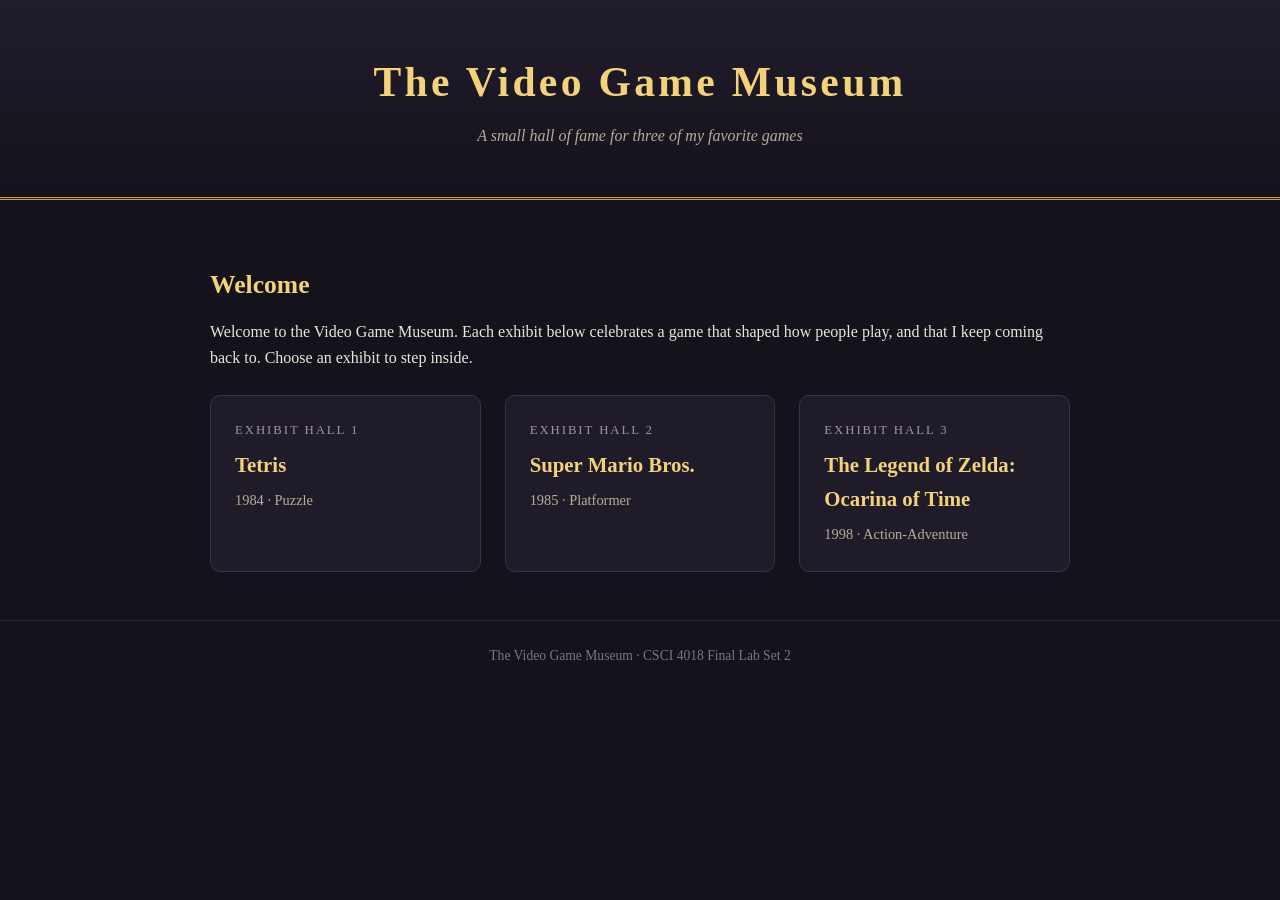
<file: index.html>
<!DOCTYPE html>
<html lang="en">
<head>
  <meta charset="UTF-8">
  <meta name="viewport" content="width=device-width, initial-scale=1.0">
  <title>The Video Game Museum</title>
  <link rel="stylesheet" href="style.css">
</head>
<body>
  <header>
    <h1>The Video Game Museum</h1>
    <p class="tagline">A small hall of fame for three of my favorite games</p>
  </header>
  <main>
    <h2>Welcome</h2>
    <p>Welcome to the Video Game Museum. Each exhibit below celebrates a game that shaped how people play, and that I keep coming back to. Choose an exhibit to step inside.</p>

    <div class="gallery">
      <a class="exhibit" href="game1.html">
        <div class="hall">Exhibit Hall 1</div>
        <h3>Tetris</h3>
        <div class="year">1984 &middot; Puzzle</div>
      </a>
      <a class="exhibit" href="game2.html">
        <div class="hall">Exhibit Hall 2</div>
        <h3>Super Mario Bros.</h3>
        <div class="year">1985 &middot; Platformer</div>
      </a>
      <a class="exhibit" href="game3.html">
        <div class="hall">Exhibit Hall 3</div>
        <h3>The Legend of Zelda: Ocarina of Time</h3>
        <div class="year">1998 &middot; Action-Adventure</div>
      </a>
    </div>
  </main>
  <footer>The Video Game Museum &middot; CSCI 4018 Final Lab Set 2</footer>
</body>
</html>
</file>
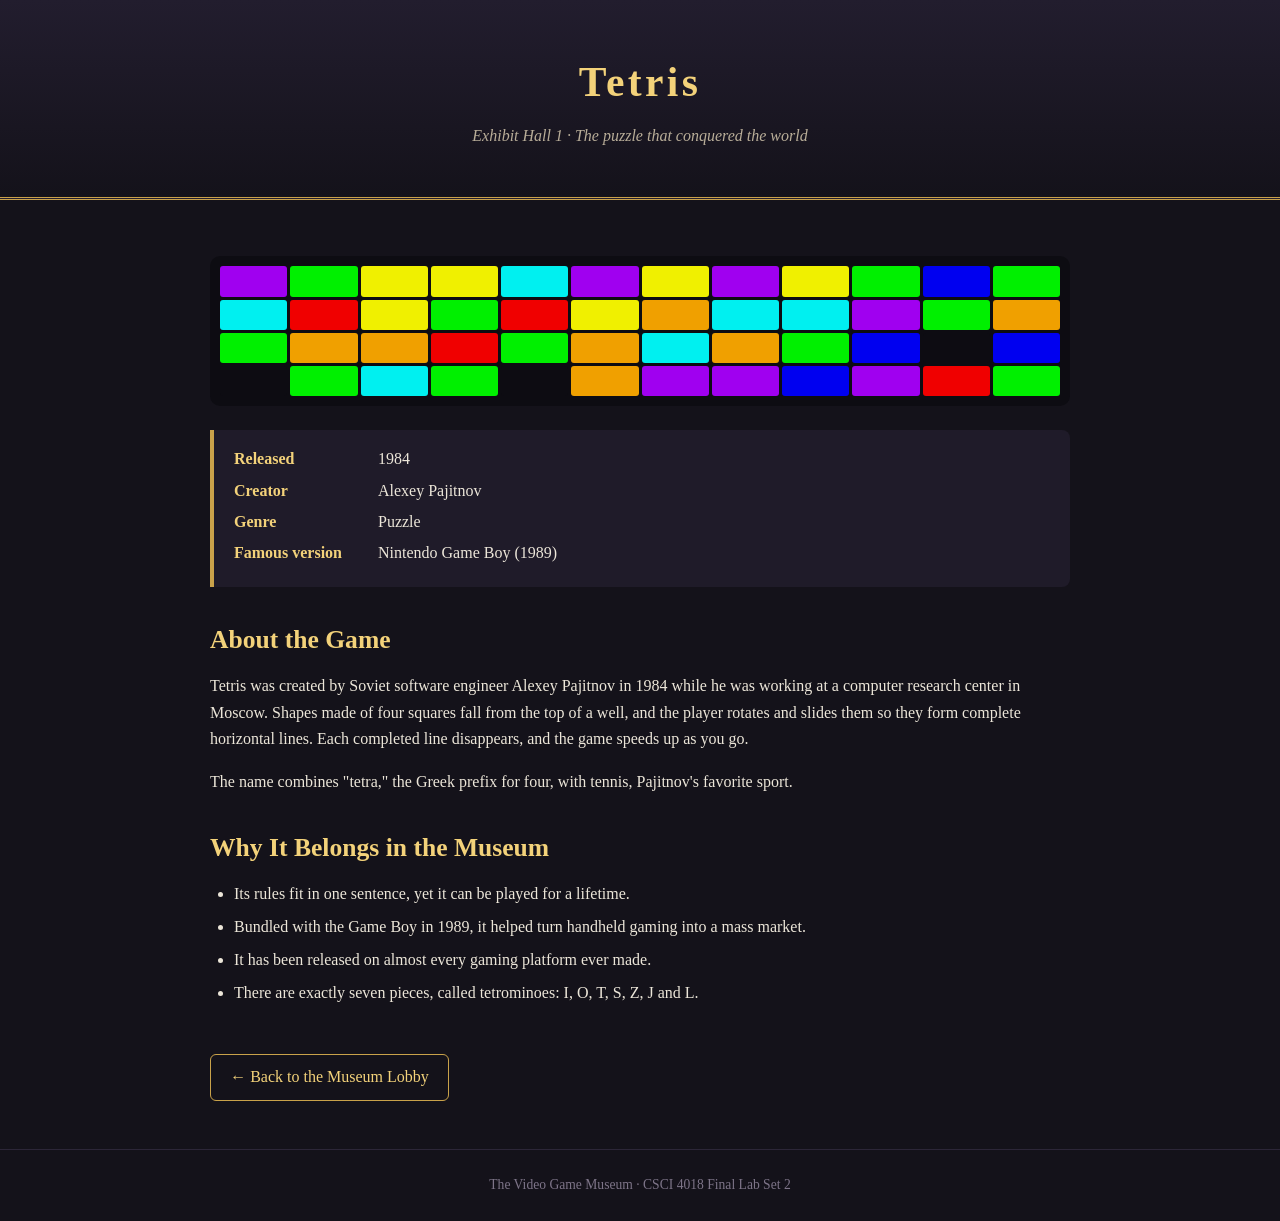
<file: game1.html>
<!DOCTYPE html>
<html lang="en">
<head>
  <meta charset="UTF-8">
  <meta name="viewport" content="width=device-width, initial-scale=1.0">
  <title>Tetris | The Video Game Museum</title>
  <link rel="stylesheet" href="style.css">
</head>
<body>
  <header>
    <h1>Tetris</h1>
    <p class="tagline">Exhibit Hall 1 &middot; The puzzle that conquered the world</p>
  </header>
  <main>
    <div class="art art-blocks" id="blocks"></div>

    <dl class="plaque">
      <dt>Released</dt><dd>1984</dd>
      <dt>Creator</dt><dd>Alexey Pajitnov</dd>
      <dt>Genre</dt><dd>Puzzle</dd>
      <dt>Famous version</dt><dd>Nintendo Game Boy (1989)</dd>
    </dl>

    <h2>About the Game</h2>
    <p>Tetris was created by Soviet software engineer Alexey Pajitnov in 1984 while he was working at a computer research center in Moscow. Shapes made of four squares fall from the top of a well, and the player rotates and slides them so they form complete horizontal lines. Each completed line disappears, and the game speeds up as you go.</p>
    <p>The name combines "tetra," the Greek prefix for four, with tennis, Pajitnov's favorite sport.</p>

    <h2>Why It Belongs in the Museum</h2>
    <ul class="facts">
      <li>Its rules fit in one sentence, yet it can be played for a lifetime.</li>
      <li>Bundled with the Game Boy in 1989, it helped turn handheld gaming into a mass market.</li>
      <li>It has been released on almost every gaming platform ever made.</li>
      <li>There are exactly seven pieces, called tetrominoes: I, O, T, S, Z, J and L.</li>
    </ul>

    <a class="back" href="index.html">&larr; Back to the Museum Lobby</a>
  </main>
  <footer>The Video Game Museum &middot; CSCI 4018 Final Lab Set 2</footer>
  <script>
    // Draws a simple random block pattern in the banner (no external files needed).
    var colors = ["#00f0f0", "#f0f000", "#a000f0", "#00f000", "#f00000", "#0000f0", "#f0a000", "#0d0c12"];
    var box = document.getElementById("blocks");
    for (var i = 0; i < 48; i++) {
      var s = document.createElement("span");
      s.style.background = colors[Math.floor(Math.random() * colors.length)];
      box.appendChild(s);
    }
  </script>
</body>
</html>
</file>
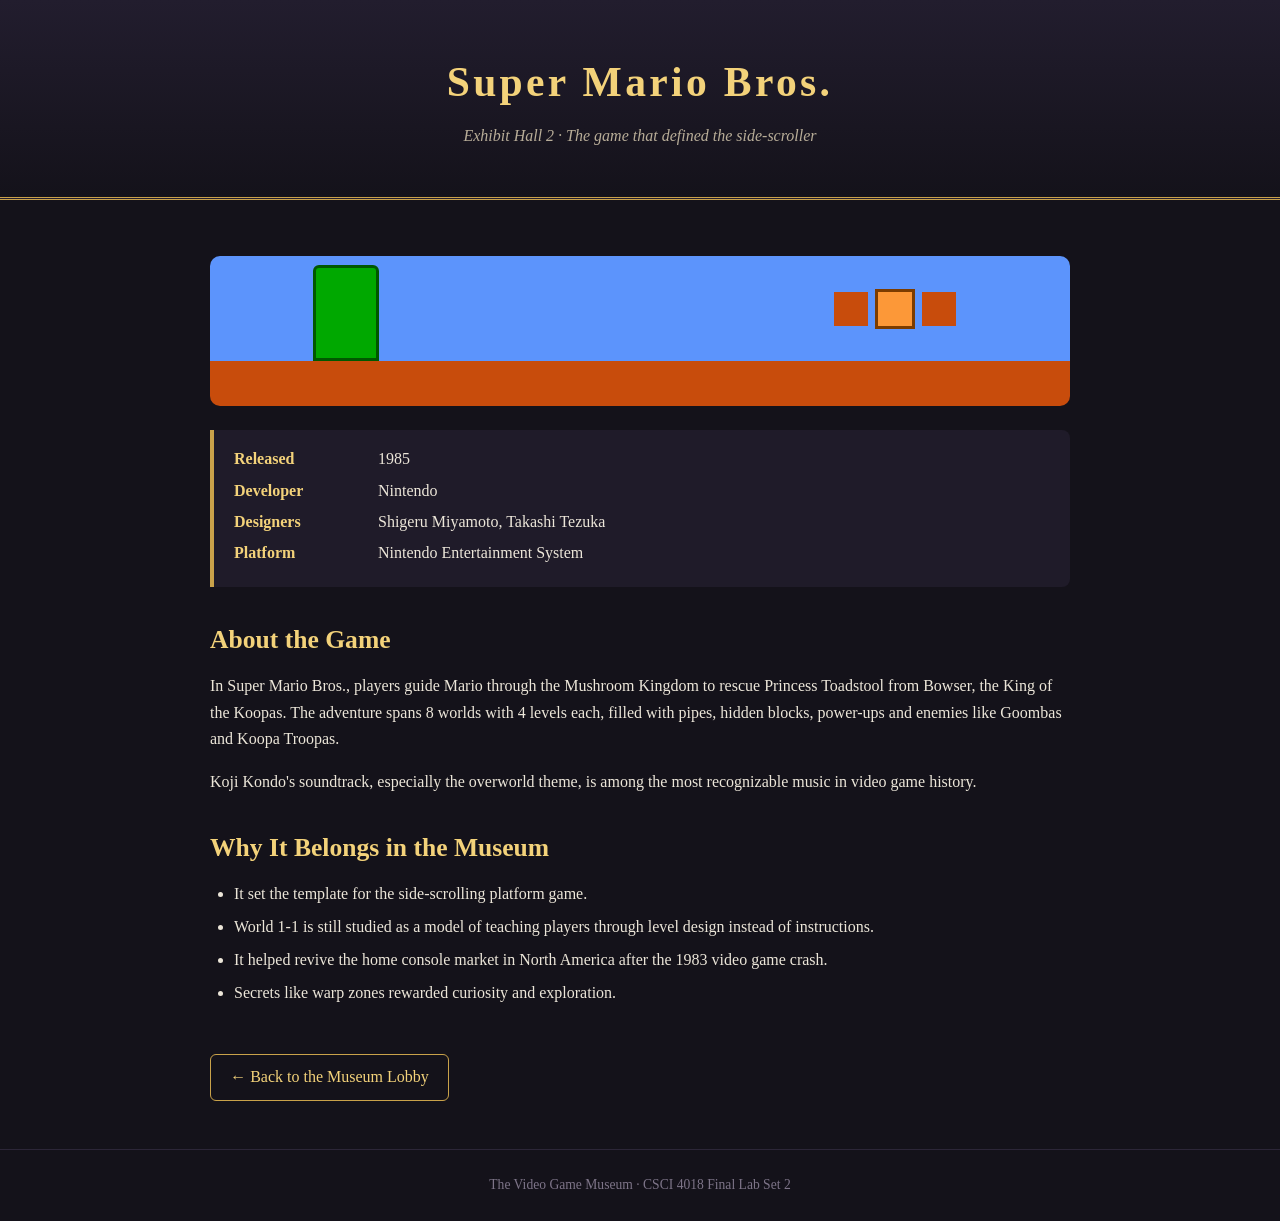
<file: game2.html>
<!DOCTYPE html>
<html lang="en">
<head>
  <meta charset="UTF-8">
  <meta name="viewport" content="width=device-width, initial-scale=1.0">
  <title>Super Mario Bros. | The Video Game Museum</title>
  <link rel="stylesheet" href="style.css">
</head>
<body>
  <header>
    <h1>Super Mario Bros.</h1>
    <p class="tagline">Exhibit Hall 2 &middot; The game that defined the side-scroller</p>
  </header>
  <main>
    <div class="art art-platform"></div>

    <dl class="plaque">
      <dt>Released</dt><dd>1985</dd>
      <dt>Developer</dt><dd>Nintendo</dd>
      <dt>Designers</dt><dd>Shigeru Miyamoto, Takashi Tezuka</dd>
      <dt>Platform</dt><dd>Nintendo Entertainment System</dd>
    </dl>

    <h2>About the Game</h2>
    <p>In Super Mario Bros., players guide Mario through the Mushroom Kingdom to rescue Princess Toadstool from Bowser, the King of the Koopas. The adventure spans 8 worlds with 4 levels each, filled with pipes, hidden blocks, power-ups and enemies like Goombas and Koopa Troopas.</p>
    <p>Koji Kondo's soundtrack, especially the overworld theme, is among the most recognizable music in video game history.</p>

    <h2>Why It Belongs in the Museum</h2>
    <ul class="facts">
      <li>It set the template for the side-scrolling platform game.</li>
      <li>World 1-1 is still studied as a model of teaching players through level design instead of instructions.</li>
      <li>It helped revive the home console market in North America after the 1983 video game crash.</li>
      <li>Secrets like warp zones rewarded curiosity and exploration.</li>
    </ul>

    <a class="back" href="index.html">&larr; Back to the Museum Lobby</a>
  </main>
  <footer>The Video Game Museum &middot; CSCI 4018 Final Lab Set 2</footer>
</body>
</html>
</file>
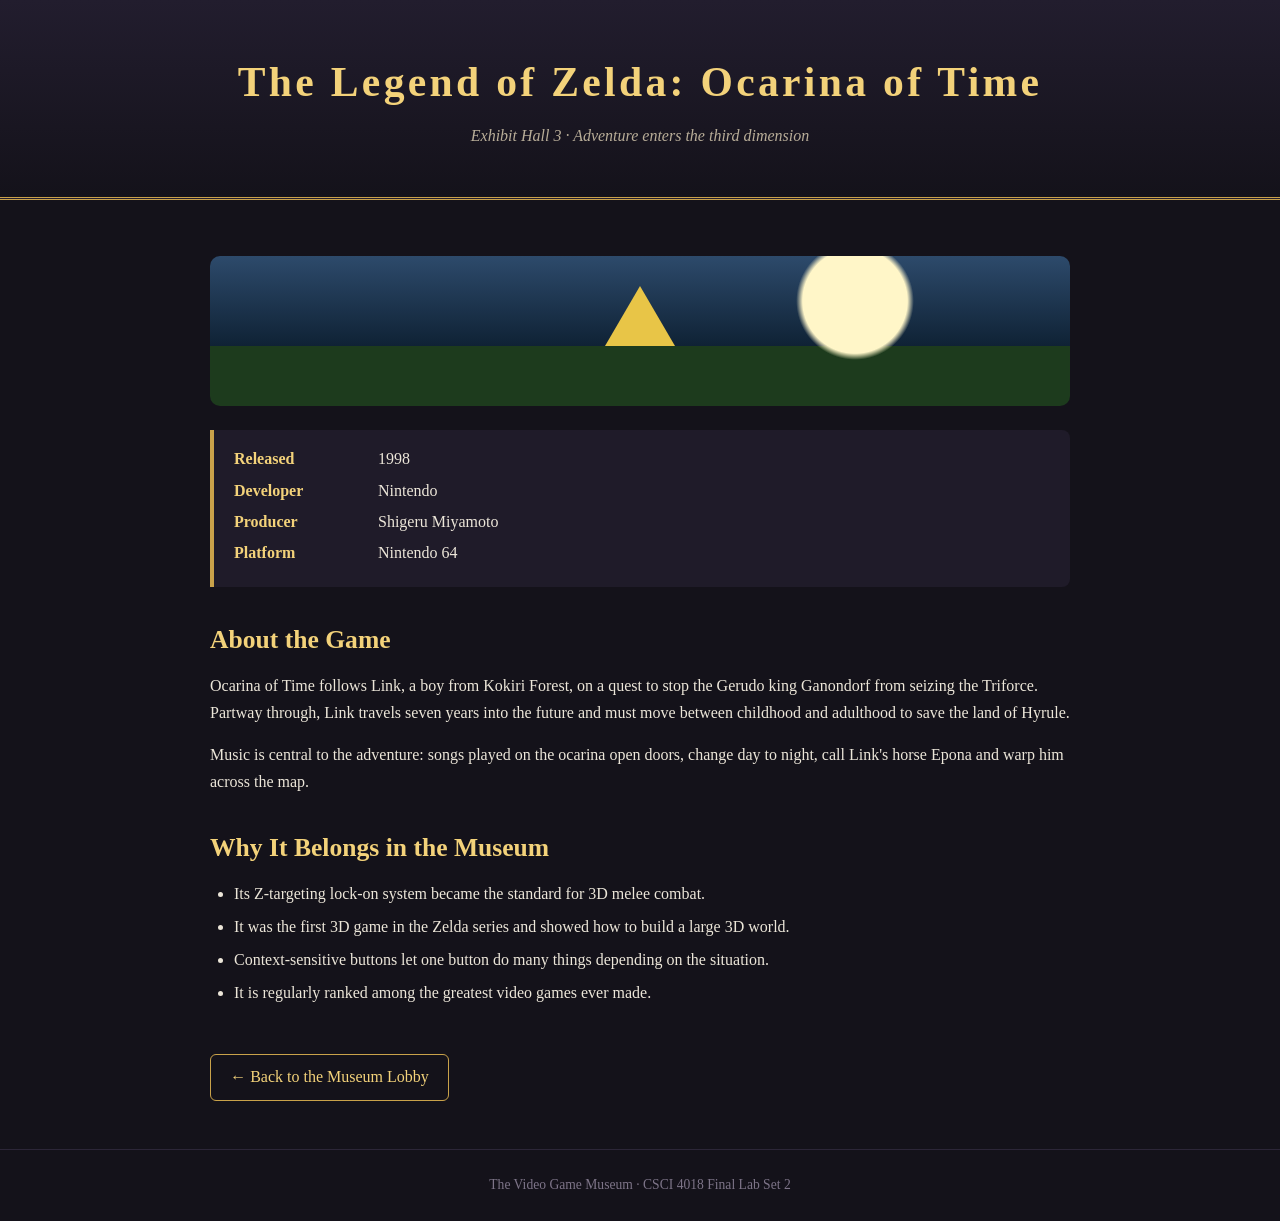
<file: game3.html>
<!DOCTYPE html>
<html lang="en">
<head>
  <meta charset="UTF-8">
  <meta name="viewport" content="width=device-width, initial-scale=1.0">
  <title>Ocarina of Time | The Video Game Museum</title>
  <link rel="stylesheet" href="style.css">
</head>
<body>
  <header>
    <h1>The Legend of Zelda: Ocarina of Time</h1>
    <p class="tagline">Exhibit Hall 3 &middot; Adventure enters the third dimension</p>
  </header>
  <main>
    <div class="art art-adventure"></div>

    <dl class="plaque">
      <dt>Released</dt><dd>1998</dd>
      <dt>Developer</dt><dd>Nintendo</dd>
      <dt>Producer</dt><dd>Shigeru Miyamoto</dd>
      <dt>Platform</dt><dd>Nintendo 64</dd>
    </dl>

    <h2>About the Game</h2>
    <p>Ocarina of Time follows Link, a boy from Kokiri Forest, on a quest to stop the Gerudo king Ganondorf from seizing the Triforce. Partway through, Link travels seven years into the future and must move between childhood and adulthood to save the land of Hyrule.</p>
    <p>Music is central to the adventure: songs played on the ocarina open doors, change day to night, call Link's horse Epona and warp him across the map.</p>

    <h2>Why It Belongs in the Museum</h2>
    <ul class="facts">
      <li>Its Z-targeting lock-on system became the standard for 3D melee combat.</li>
      <li>It was the first 3D game in the Zelda series and showed how to build a large 3D world.</li>
      <li>Context-sensitive buttons let one button do many things depending on the situation.</li>
      <li>It is regularly ranked among the greatest video games ever made.</li>
    </ul>

    <a class="back" href="index.html">&larr; Back to the Museum Lobby</a>
  </main>
  <footer>The Video Game Museum &middot; CSCI 4018 Final Lab Set 2</footer>
</body>
</html>
</file>
<file: style.css>
* { box-sizing: border-box; margin: 0; padding: 0; }
body {
  font-family: Georgia, "Times New Roman", serif;
  background: #14121a;
  color: #ece6d9;
  line-height: 1.65;
}
header {
  text-align: center;
  padding: 3rem 1rem 2rem;
  border-bottom: 3px double #c9a24a;
  background: linear-gradient(#221d2e, #14121a);
}
header h1 { font-size: 2.6rem; letter-spacing: 0.08em; color: #f3d27a; }
header p.tagline { font-style: italic; color: #b8ad98; margin-top: 0.4rem; }
main { max-width: 900px; margin: 0 auto; padding: 2rem 1.25rem 3rem; }
h2 { color: #f3d27a; margin: 2rem 0 0.75rem; font-size: 1.6rem; }
p { margin-bottom: 1rem; }
a { color: #f3d27a; }
a:hover { color: #fff; }

.gallery { display: grid; grid-template-columns: repeat(auto-fit, minmax(240px, 1fr)); gap: 1.5rem; margin-top: 1.5rem; }
.exhibit {
  display: block; text-decoration: none; color: inherit;
  background: #1f1b29; border: 1px solid #3a3347; border-radius: 10px;
  padding: 1.5rem; transition: transform .2s, border-color .2s;
}
.exhibit:hover { transform: translateY(-4px); border-color: #c9a24a; color: inherit; }
.exhibit .hall { font-size: 0.8rem; text-transform: uppercase; letter-spacing: .15em; color: #9d93ad; }
.exhibit h3 { color: #f3d27a; margin: 0.4rem 0; font-size: 1.3rem; }
.exhibit .year { font-size: 0.9rem; color: #b8ad98; }

.plaque {
  background: #1f1b29; border-left: 4px solid #c9a24a;
  padding: 1rem 1.25rem; margin: 1.5rem 0; border-radius: 0 8px 8px 0;
}
.plaque dt { font-weight: bold; color: #f3d27a; float: left; width: 9rem; }
.plaque dd { margin-left: 9rem; margin-bottom: 0.3rem; }
ul.facts { margin: 0 0 1rem 1.5rem; }
ul.facts li { margin-bottom: 0.4rem; }

.art { height: 150px; border-radius: 10px; margin: 1.5rem 0; position: relative; overflow: hidden; }
/* Tetris-style block art (CSS only) */
.art-blocks { background: #0d0c12; display: grid; grid-template-columns: repeat(12, 1fr); gap: 3px; padding: 10px; }
.art-blocks span { border-radius: 3px; }
/* Platformer-style art */
.art-platform { background: linear-gradient(#5c94fc 70%, #c84c0c 70%); }
.art-platform::before { content: ""; position: absolute; left: 12%; bottom: 30%; width: 60px; height: 90px; background: #00a800; border: 3px solid #005800; border-radius: 6px 6px 0 0; }
.art-platform::after { content: ""; position: absolute; right: 18%; top: 22%; width: 34px; height: 34px; background: #fc9838; border: 3px solid #7c3c00; box-shadow: -44px 0 0 -3px #c84c0c, 44px 0 0 -3px #c84c0c; }
/* Adventure-style art */
.art-adventure { background: radial-gradient(circle at 75% 30%, #fff6c8 0 8%, transparent 9%), linear-gradient(#2d4a6b, #0f2235 60%, #1d3b1d 60%); }
.art-adventure::before { content: ""; position: absolute; left: 50%; bottom: 40%; transform: translateX(-50%); border-left: 35px solid transparent; border-right: 35px solid transparent; border-bottom: 60px solid #e8c547; }

.back { display: inline-block; margin-top: 2rem; padding: 0.6rem 1.2rem; border: 1px solid #c9a24a; border-radius: 6px; text-decoration: none; }
.back:hover { background: #c9a24a; color: #14121a; }
footer { text-align: center; padding: 1.5rem; color: #7d7488; font-size: 0.85rem; border-top: 1px solid #2c2638; }
</file>
